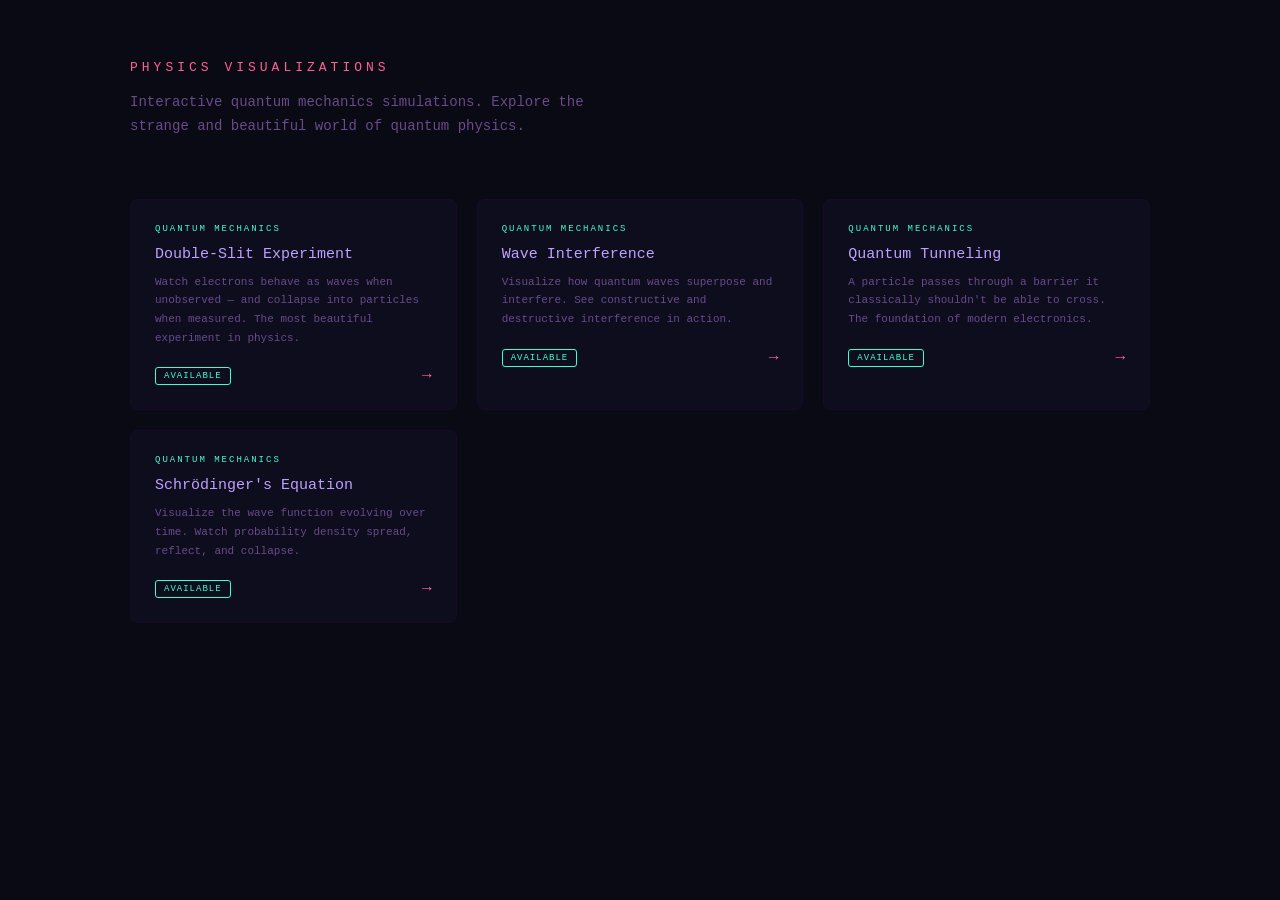
<file: index.html>
<!DOCTYPE html>
<html lang="en">
<head>
  <meta charset="UTF-8">
  <meta name="viewport" content="width=device-width, initial-scale=1.0">
  <title>Physics Visualizations</title>
  <link rel="stylesheet" href="./style.css">
</head>
<body>

  <div class="home-container">

    <div class="home-header">
      <div class="home-title">PHYSICS VISUALIZATIONS</div>
      <div class="home-subtitle">
        Interactive quantum mechanics simulations.
        Explore the strange and beautiful world of quantum physics.
      </div>
    </div>

    <div class="sim-grid">

      <a href="simulations/double-slit/index.html" class="sim-card">
        <div class="sim-card-tag">QUANTUM MECHANICS</div>
        <div class="sim-card-title">Double-Slit Experiment</div>
        <div class="sim-card-desc">
          Watch electrons behave as waves when unobserved —
          and collapse into particles when measured.
          The most beautiful experiment in physics.
        </div>
        <div class="sim-card-footer">
          <span class="sim-status active">AVAILABLE</span>
          <span class="sim-arrow">→</span>
        </div>
      </a>

      <a href="simulations/wave-interference/index.html" class="sim-card">
        <div class="sim-card-tag">QUANTUM MECHANICS</div>
        <div class="sim-card-title">Wave Interference</div>
        <div class="sim-card-desc">
          Visualize how quantum waves superpose and interfere.
          See constructive and destructive interference in action.
        </div>
        <div class="sim-card-footer">
          <span class="sim-status active">AVAILABLE</span>
          <span class="sim-arrow">→</span>
        </div>
      </a>

      <a href="simulations/quantum-tunneling/index.html" class="sim-card">
        <div class="sim-card-tag">QUANTUM MECHANICS</div>
        <div class="sim-card-title">Quantum Tunneling</div>
        <div class="sim-card-desc">
          A particle passes through a barrier it classically
          shouldn't be able to cross. The foundation of
          modern electronics.
        </div>
        <div class="sim-card-footer">
          <span class="sim-status active">AVAILABLE</span>
          <span class="sim-arrow">→</span>
        </div>
      </a>

      <a href="simulations/schrodinger/index.html" class="sim-card">
        <div class="sim-card-tag">QUANTUM MECHANICS</div>
        <div class="sim-card-title">Schrödinger's Equation</div>
        <div class="sim-card-desc">
          Visualize the wave function evolving over time.
          Watch probability density spread, reflect, and collapse.
        </div>
        <div class="sim-card-footer">
          <span class="sim-status active">AVAILABLE</span>
          <span class="sim-arrow">→</span>
        </div>
      </a>

    </div>

  </div>

</body>
</html>
</file>
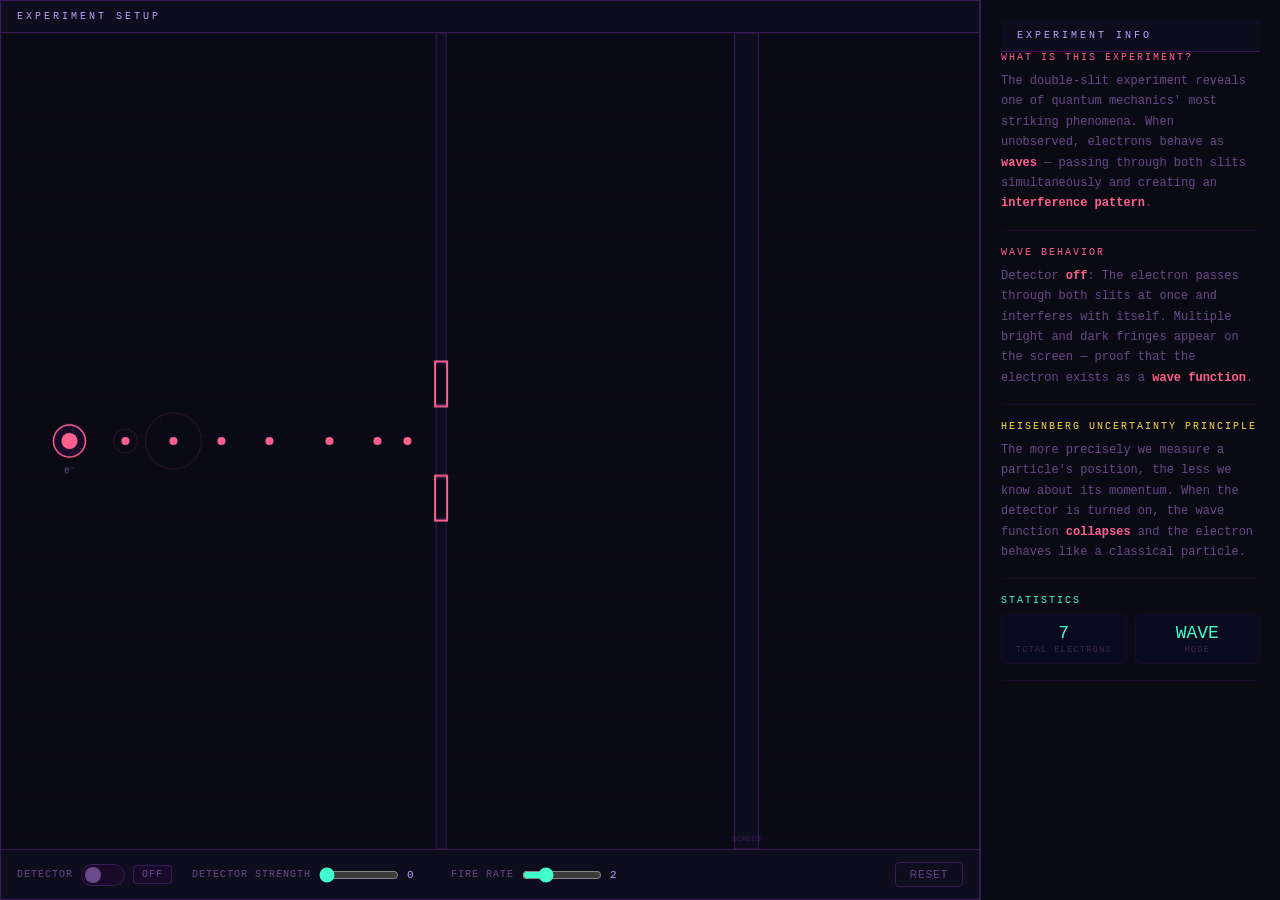
<file: simulation/double-slit/index.html>
<!DOCTYPE html>
<html lang="en">
<head>
  <meta charset="UTF-8">
  <meta name="viewport" content="width=device-width, initial-scale=1.0">
  <title>Double-Slit Experiment Simulation</title>
 <link rel="stylesheet" href="../../style.css">
</head>
<body>

  <div class="container">

    <div class="lab-panel">
      <div class="panel-header">EXPERIMENT SETUP</div>
      <canvas id="simCanvas"></canvas>
      <div class="controls">
        <div class="ctrl-group">
          <span class="ctrl-label">DETECTOR</span>
          <div class="toggle" id="detToggle" onclick="toggleDetector()">
            <div class="toggle-knob"></div>
          </div>
          <span class="status-badge" id="detStatus">OFF</span>
        </div>
        <div class="ctrl-group" id="strGroup">
          <span class="ctrl-label">DETECTOR STRENGTH</span>
          <input type="range" id="strSlider" min="0" max="100" value="0" step="1"
            oninput="updateStrength(this.value)">
          <span class="val" id="strVal">0</span>
        </div>
        <div class="ctrl-group">
          <span class="ctrl-label">FIRE RATE</span>
          <input type="range" id="speedSlider" min="1" max="5" value="2" step="1"
            oninput="updateSpeed(this.value)">
          <span class="val" id="speedVal">2</span>
        </div>
        <button class="reset-btn" onclick="resetSim()">RESET</button>
      </div>
    </div>

    <div class="info-panel">
      <div class="panel-header">EXPERIMENT INFO</div>

      <div class="info-section">
        <div class="info-title">WHAT IS THIS EXPERIMENT?</div>
        <div class="info-body">
          The double-slit experiment reveals one of quantum mechanics'
          most striking phenomena. When unobserved, electrons behave as
          <strong>waves</strong> — passing through both slits simultaneously
          and creating an <strong>interference pattern</strong>.
        </div>
      </div>

      <div class="info-section">
        <div class="info-title" id="behaviorTitle">WAVE BEHAVIOR</div>
        <div class="info-body" id="behaviorText">
          Detector <strong>off</strong>: The electron passes through both slits
          at once and interferes with itself. Multiple bright and dark fringes
          appear on the screen — proof that the electron exists as a
          <strong>wave function</strong>.
        </div>
      </div>

      <div class="info-section">
        <div class="info-title warn">HEISENBERG UNCERTAINTY PRINCIPLE</div>
        <div class="info-body">
          The more precisely we measure a particle's position, the less
          we know about its momentum. When the detector is turned on,
          the wave function <strong>collapses</strong> and the electron
          behaves like a classical particle.
        </div>
      </div>

      <div class="info-section">
        <div class="info-title stat-title">STATISTICS</div>
        <div class="stats">
          <div class="stat">
            <div class="stat-val" id="statTotal">0</div>
            <div class="stat-label">TOTAL ELECTRONS</div>
          </div>
          <div class="stat">
            <div class="stat-val" id="statMode">WAVE</div>
            <div class="stat-label">MODE</div>
          </div>
        </div>
      </div>

    </div>

  </div>

  <script src="simulation.js"></script>
</body>
</html>
</file>
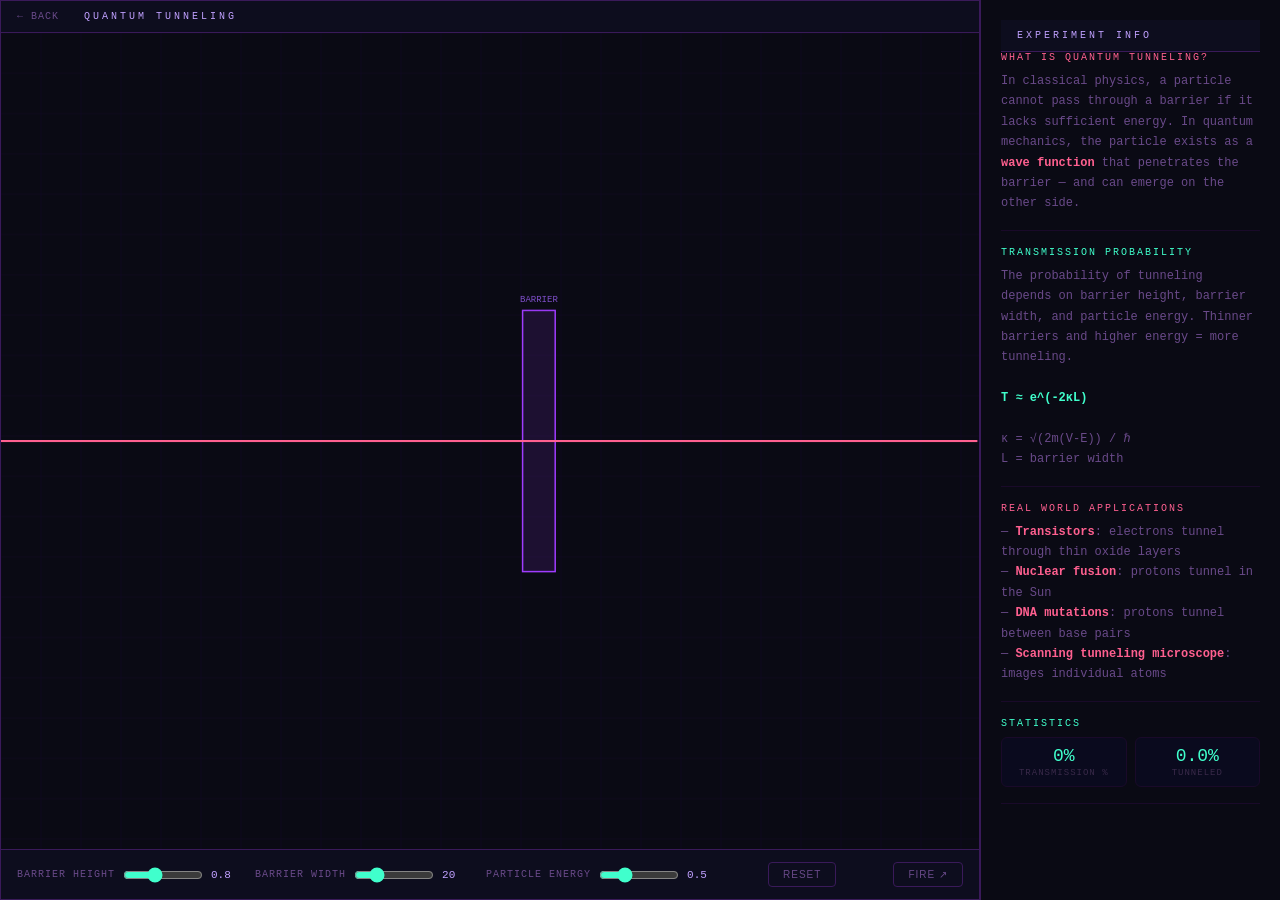
<file: simulations/quantum-tunneling/index.html>
<!DOCTYPE html>
<html lang="en">
<head>
  <meta charset="UTF-8">
  <meta name="viewport" content="width=device-width, initial-scale=1.0">
  <title>Quantum Tunneling</title>
  <link rel="stylesheet" href="../../style.css">
</head>
<body>

  <div class="container">

    <div class="lab-panel">
      <div class="panel-header">
        <a href="../../index.html" class="back-btn">← BACK</a>
        QUANTUM TUNNELING
      </div>
      <canvas id="simCanvas"></canvas>
      <div class="controls">
        <div class="ctrl-group">
          <span class="ctrl-label">BARRIER HEIGHT</span>
          <input type="range" id="barrierHeight" min="0.1" max="2.0" value="0.8" step="0.1"
            oninput="updateBarrier()">
          <span class="val" id="barrierHeightVal">0.8</span>
        </div>
        <div class="ctrl-group">
          <span class="ctrl-label">BARRIER WIDTH</span>
          <input type="range" id="barrierWidth" min="1" max="80" value="20" step="1"
            oninput="updateBarrier()">
          <span class="val" id="barrierWidthVal">20</span>
        </div>
        <div class="ctrl-group">
          <span class="ctrl-label">PARTICLE ENERGY</span>
          <input type="range" id="particleEnergy" min="0.1" max="1.5" value="0.5" step="0.1"
            oninput="updateEnergy()">
          <span class="val" id="particleEnergyVal">0.5</span>
        </div>
        <button class="reset-btn" onclick="resetSim()">RESET</button>
        <button class="reset-btn" onclick="firePulse()">FIRE ↗</button>
      </div>
    </div>

    <div class="info-panel">
      <div class="panel-header">EXPERIMENT INFO</div>

      <div class="info-section">
        <div class="info-title">WHAT IS QUANTUM TUNNELING?</div>
        <div class="info-body">
          In classical physics, a particle cannot pass through a barrier 
          if it lacks sufficient energy. In quantum mechanics, the particle 
          exists as a <strong>wave function</strong> that penetrates the barrier — 
          and can emerge on the other side.
        </div>
      </div>

      <div class="info-section">
        <div class="info-title" style="color:#40ffcc;">TRANSMISSION PROBABILITY</div>
        <div class="info-body">
          The probability of tunneling depends on barrier height, 
          barrier width, and particle energy. Thinner barriers and 
          higher energy = more tunneling.
          <br><br>
          <strong style="color:#40ffcc;">T ≈ e^(-2κL)</strong>
          <br><br>
          κ = √(2m(V-E)) / ℏ<br>
          L = barrier width
        </div>
      </div>

      <div class="info-section">
        <div class="info-title" style="color:#ff6090;">REAL WORLD APPLICATIONS</div>
        <div class="info-body">
          — <strong>Transistors</strong>: electrons tunnel through thin oxide layers<br>
          — <strong>Nuclear fusion</strong>: protons tunnel in the Sun<br>
          — <strong>DNA mutations</strong>: protons tunnel between base pairs<br>
          — <strong>Scanning tunneling microscope</strong>: images individual atoms
        </div>
      </div>

      <div class="info-section">
        <div class="info-title stat-title">STATISTICS</div>
        <div class="stats">
          <div class="stat">
            <div class="stat-val" id="statTransmission">-</div>
            <div class="stat-label">TRANSMISSION %</div>
          </div>
          <div class="stat">
            <div class="stat-val" id="statTunneled">0</div>
            <div class="stat-label">TUNNELED</div>
          </div>
        </div>
      </div>

    </div>

  </div>

  <script src="simulation.js"></script>
</body>
</html>
</file>
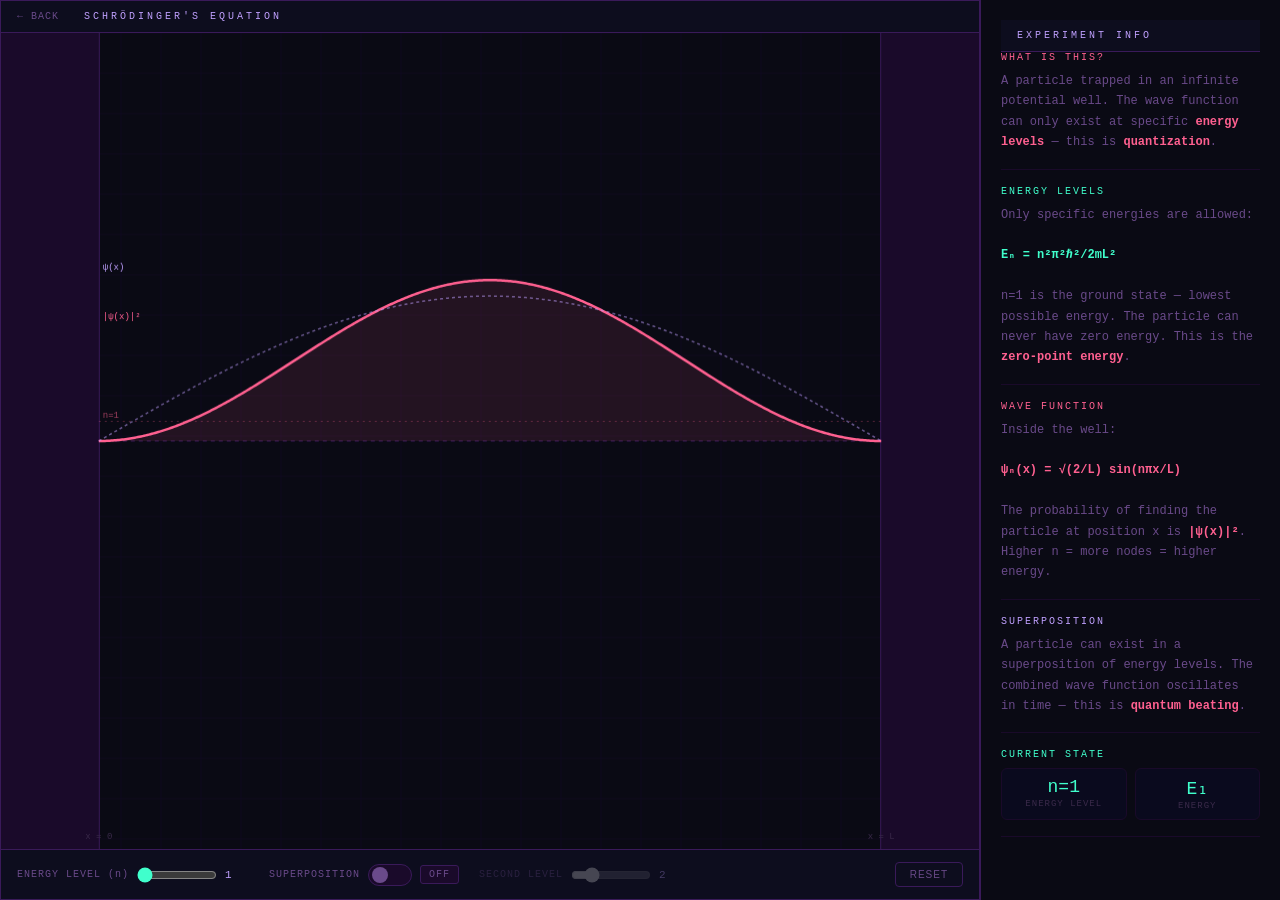
<file: simulations/schrodinger/index.html>
<!DOCTYPE html>
<html lang="en">
<head>
  <meta charset="UTF-8">
  <meta name="viewport" content="width=device-width, initial-scale=1.0">
  <title>Schrödinger's Equation</title>
  <link rel="stylesheet" href="../../style.css">
</head>
<body>

  <div class="container">

    <div class="lab-panel">
      <div class="panel-header">
        <a href="../../index.html" class="back-btn">← BACK</a>
        SCHRÖDINGER'S EQUATION
      </div>
      <canvas id="simCanvas"></canvas>
      <div class="controls">
        <div class="ctrl-group">
          <span class="ctrl-label">ENERGY LEVEL (n)</span>
          <input type="range" id="energyLevel" min="1" max="6" value="1" step="1"
            oninput="updateLevel(this.value)">
          <span class="val" id="levelVal">1</span>
        </div>
        <div class="ctrl-group">
          <span class="ctrl-label">SUPERPOSITION</span>
          <div class="toggle" id="superToggle" onclick="toggleSuper()">
            <div class="toggle-knob"></div>
          </div>
          <span class="status-badge" id="superStatus">OFF</span>
        </div>
        <div class="ctrl-group" id="level2Group" style="opacity:0.3;">
          <span class="ctrl-label">SECOND LEVEL</span>
          <input type="range" id="energyLevel2" min="1" max="6" value="2" step="1"
            oninput="updateLevel2(this.value)" disabled>
          <span class="val" id="levelVal2">2</span>
        </div>
        <button class="reset-btn" onclick="resetSim()">RESET</button>
      </div>
    </div>

    <div class="info-panel">
      <div class="panel-header">EXPERIMENT INFO</div>

      <div class="info-section">
        <div class="info-title">WHAT IS THIS?</div>
        <div class="info-body">
          A particle trapped in an infinite potential well.
          The wave function can only exist at specific
          <strong>energy levels</strong> — this is
          <strong>quantization</strong>.
        </div>
      </div>

      <div class="info-section">
        <div class="info-title" style="color:#40ffcc;">ENERGY LEVELS</div>
        <div class="info-body">
          Only specific energies are allowed:
          <br><br>
          <strong style="color:#40ffcc;">Eₙ = n²π²ℏ²/2mL²</strong>
          <br><br>
          n=1 is the ground state — lowest possible energy.
          The particle can never have zero energy.
          This is the <strong>zero-point energy</strong>.
        </div>
      </div>

      <div class="info-section">
        <div class="info-title" style="color:#ff6090;">WAVE FUNCTION</div>
        <div class="info-body">
          Inside the well:
          <br><br>
          <strong style="color:#ff6090;">ψₙ(x) = √(2/L) sin(nπx/L)</strong>
          <br><br>
          The probability of finding the particle at position x is
          <strong>|ψ(x)|²</strong>.
          Higher n = more nodes = higher energy.
        </div>
      </div>

      <div class="info-section">
        <div class="info-title" style="color:#c0a0ff;">SUPERPOSITION</div>
        <div class="info-body">
          A particle can exist in a superposition of energy levels.
          The combined wave function oscillates in time —
          this is <strong>quantum beating</strong>.
        </div>
      </div>

      <div class="info-section">
        <div class="info-title stat-title">CURRENT STATE</div>
        <div class="stats">
          <div class="stat">
            <div class="stat-val" id="statLevel">n=1</div>
            <div class="stat-label">ENERGY LEVEL</div>
          </div>
          <div class="stat">
            <div class="stat-val" id="statEnergy">E₁</div>
            <div class="stat-label">ENERGY</div>
          </div>
        </div>
      </div>

    </div>

  </div>

  <script src="simulation.js"></script>
</body>
</html>
</file>
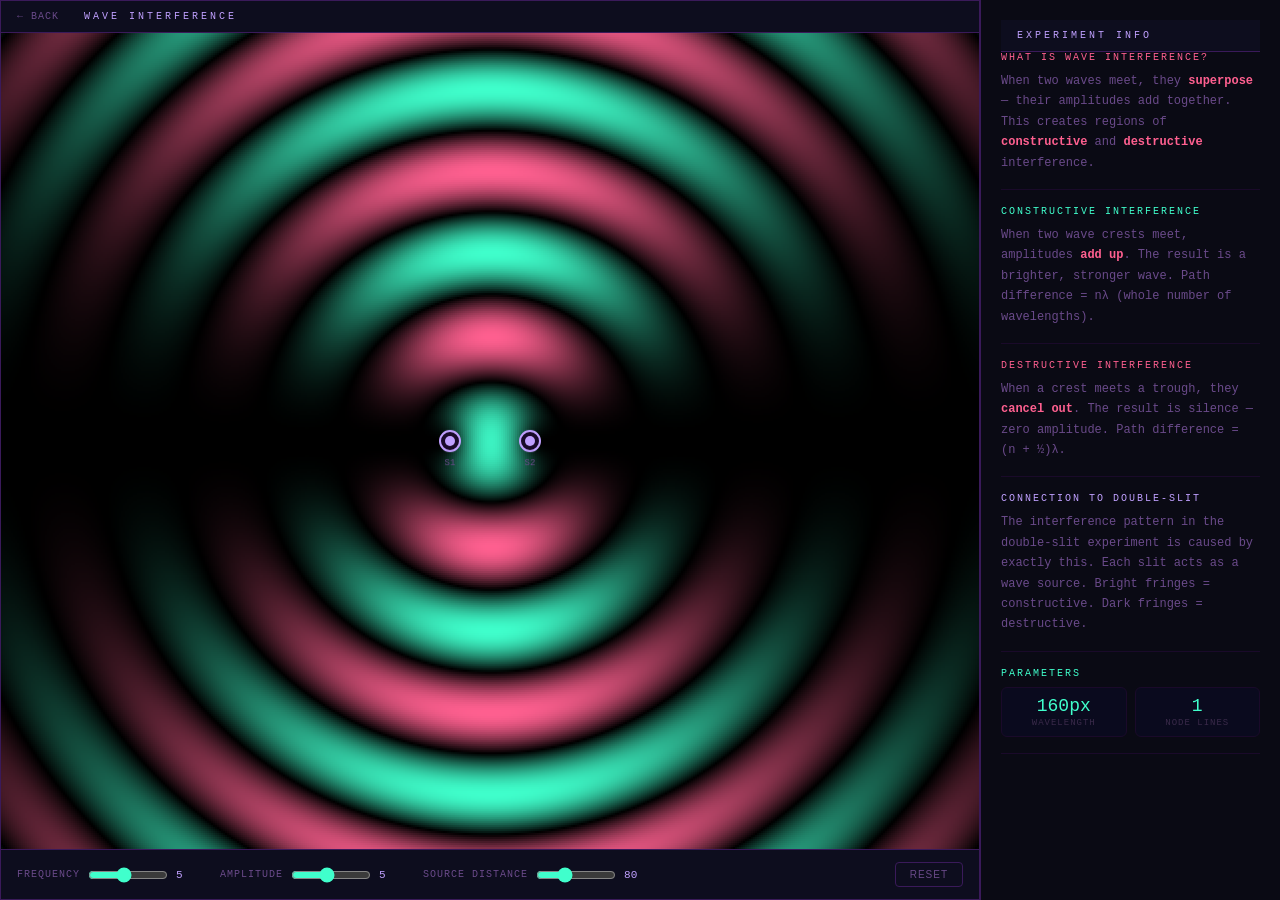
<file: simulations/wave-interference/index.html>
<!DOCTYPE html>
<html lang="en">
<head>
  <meta charset="UTF-8">
  <meta name="viewport" content="width=device-width, initial-scale=1.0">
  <title>Wave Interference</title>
  <link rel="stylesheet" href="../../style.css">
</head>
<body>

  <div class="container">

    <div class="lab-panel">
      <div class="panel-header">
        <a href="../../index.html" class="back-btn">← BACK</a>
        WAVE INTERFERENCE
      </div>
      <canvas id="simCanvas"></canvas>
      <div class="controls">
        <div class="ctrl-group">
          <span class="ctrl-label">FREQUENCY</span>
          <input type="range" id="freqSlider" min="1" max="10" value="5" step="1"
            oninput="updateFreq(this.value)">
          <span class="val" id="freqVal">5</span>
        </div>
        <div class="ctrl-group">
          <span class="ctrl-label">AMPLITUDE</span>
          <input type="range" id="ampSlider" min="1" max="10" value="5" step="1"
            oninput="updateAmp(this.value)">
          <span class="val" id="ampVal">5</span>
        </div>
        <div class="ctrl-group">
          <span class="ctrl-label">SOURCE DISTANCE</span>
          <input type="range" id="distSlider" min="20" max="200" value="80" step="1"
            oninput="updateDist(this.value)">
          <span class="val" id="distVal">80</span>
        </div>
        <button class="reset-btn" onclick="resetSim()">RESET</button>
      </div>
    </div>

    <div class="info-panel">
      <div class="panel-header">EXPERIMENT INFO</div>

      <div class="info-section">
        <div class="info-title">WHAT IS WAVE INTERFERENCE?</div>
        <div class="info-body">
          When two waves meet, they <strong>superpose</strong> — 
          their amplitudes add together. This creates regions of 
          <strong>constructive</strong> and <strong>destructive</strong> interference.
        </div>
      </div>

      <div class="info-section">
        <div class="info-title" style="color:#40ffcc;">CONSTRUCTIVE INTERFERENCE</div>
        <div class="info-body">
          When two wave crests meet, amplitudes <strong>add up</strong>. 
          The result is a brighter, stronger wave. 
          Path difference = nλ (whole number of wavelengths).
        </div>
      </div>

      <div class="info-section">
        <div class="info-title" style="color:#ff6090;">DESTRUCTIVE INTERFERENCE</div>
        <div class="info-body">
          When a crest meets a trough, they <strong>cancel out</strong>. 
          The result is silence — zero amplitude. 
          Path difference = (n + ½)λ.
        </div>
      </div>

      <div class="info-section">
        <div class="info-title" style="color:#c0a0ff;">CONNECTION TO DOUBLE-SLIT</div>
        <div class="info-body">
          The interference pattern in the double-slit experiment 
          is caused by exactly this. Each slit acts as a wave source. 
          Bright fringes = constructive. Dark fringes = destructive.
        </div>
      </div>

      <div class="info-section">
        <div class="info-title stat-title">PARAMETERS</div>
        <div class="stats">
          <div class="stat">
            <div class="stat-val" id="statWavelength">-</div>
            <div class="stat-label">WAVELENGTH</div>
          </div>
          <div class="stat">
            <div class="stat-val" id="statNodes">-</div>
            <div class="stat-label">NODE LINES</div>
          </div>
        </div>
      </div>

    </div>

  </div>

  <script src="simulation.js"></script>
</body>
</html>
</file>
<file: style.css>
*{
    margin : 0;
    padding : 0;
    box-sizing: border-box;
}

body{
    background: #0a0a14;
    font-family: 'Courier New', monospace;
    color : #c0a0ff;
    height: 100vh;
    overflow: hidden;
}

.container{
    display: flex;
    height: 100vh;
}

.lab-panel{
    flex: 1;
    display: flex;
    flex-direction: column;
    border : 1px solid #3a1a5a;
    background: #0a0a14;
}

.info-panel{
    width: 300px;
    background: 0d0d1e;
    border-left: 1px solid #3a1a5a;
    padding: 20px;
    overflow-y: auto;
}

.panel-header {
    font-size:10px;
    letter-spacing: 3px;
    color: #c0a0ff;
    padding: 10px 16px;
    border-bottom: 1px solid #3a1a5a;
    background: #0d0d1e;
}

canvas {
  display: block;
  flex: 1;
}
.controls {
  padding: 12px 16px;
  border-top: 1px solid #3a1a5a;
  display: flex;
  align-items: center;
  gap: 20px;
  background: #0d0d1e;
  flex-wrap: wrap;
}

.ctrl-group {
  display: flex;
  align-items: center;
  gap: 8px;
}

.ctrl-label {
  font-size: 10px;
  letter-spacing: 1px;
  color: #6a4a8a;
}

.val {
  font-size: 11px;
  color: #c0a0ff;
  min-width: 24px;
}

input[type=range] {
  width: 80px;
  accent-color: #40ffcc;
}

.toggle {
  width: 44px;
  height: 22px;
  background: #1a0a2a;
  border: 1px solid #3a1a5a;
  border-radius: 11px;
  cursor: pointer;
  position: relative;
  transition: background 0.3s;
}

.toggle.on {
  background: #1a2a1a;
  border-color: #40ffcc;
}

.toggle-knob {
  width: 16px;
  height: 16px;
  border-radius: 50%;
  background: #6a4a8a;
  position: absolute;
  top: 2px;
  left: 3px;
  transition: all 0.3s;
}

.toggle.on .toggle-knob {
  left: 23px;
  background: #40ffcc;
}

.status-badge {
  font-size: 10px;
  padding: 3px 8px;
  border-radius: 3px;
  letter-spacing: 1px;
  background: #1a0a2a;
  color: #6a4a8a;
  border: 1px solid #3a1a5a;
}

.status-badge.on {
  background: #0a1a0a;
  color: #40ffcc;
  border-color: #40ffcc;
}
.info-section {
  margin-bottom: 16px;
  padding-bottom: 16px;
  border-bottom: 1px solid #1a0a2a;
}

.info-title {
  font-size: 10px;
  letter-spacing: 2px;
  color: #ff6090;
  margin-bottom: 8px;
}

.info-title.warn {
  color: #ffdd40;
}

.info-title.stat-title {
  color: #40ffcc;
}

.info-body {
  font-size: 12px;
  line-height: 1.7;
  color: #6a4a8a;
}

.info-body strong {
  color: #ff6090;
}

.stats {
  display: flex;
  gap: 8px;
  margin-top: 8px;
}

.stat {
  flex: 1;
  background: #0a0a1e;
  border: 1px solid #1a0a2a;
  border-radius: 6px;
  padding: 8px;
  text-align: center;
}

.stat-val {
  font-size: 18px;
  font-weight: 500;
  color: #40ffcc;
}

.stat-label {
  font-size: 9px;
  color: #3a2a4a;
  letter-spacing: 1px;
  margin-top: 2px;
}

.reset-btn {
  font-size: 10px;
  letter-spacing: 1px;
  padding: 6px 14px;
  background: transparent;
  border: 1px solid #3a1a5a;
  color: #6a4a8a;
  border-radius: 4px;
  cursor: pointer;
  margin-left: auto;
  transition: all 0.2s;
}

.reset-btn:hover {
  border-color: #ff6090;
  color: #ff6090;
}
.lab-panel {
  overflow: hidden;
}
.home-container {
  min-height: 100vh;
  padding: 60px 40px;
  max-width: 1100px;
  margin: 0 auto;
}

.home-header {
  margin-bottom: 60px;
}

.home-title {
  font-size: 13px;
  letter-spacing: 4px;
  color: #ff6090;
  margin-bottom: 16px;
}

.home-subtitle {
  font-size: 14px;
  color: #6a4a8a;
  line-height: 1.7;
  max-width: 500px;
}

.sim-grid {
  display: grid;
  grid-template-columns: repeat(auto-fit, minmax(260px, 1fr));
  gap: 20px;
}

.sim-card {
  background: #0d0d1e;
  border: 1px solid #1a0a2a;
  border-radius: 8px;
  padding: 24px;
  text-decoration: none;
  display: block;
  transition: border-color 0.2s;
  cursor: pointer;
}

.sim-card:hover {
  border-color: #ff6090;
}

.sim-card.disabled {
  opacity: 0.4;
  cursor: not-allowed;
}

.sim-card.disabled:hover {
  border-color: #1a0a2a;
}

.sim-card-tag {
  font-size: 9px;
  letter-spacing: 2px;
  color: #40ffcc;
  margin-bottom: 12px;
}

.sim-card-title {
  font-size: 15px;
  font-weight: 500;
  color: #c0a0ff;
  margin-bottom: 10px;
}

.sim-card-desc {
  font-size: 11px;
  color: #6a4a8a;
  line-height: 1.7;
  margin-bottom: 20px;
}

.sim-card-footer {
  display: flex;
  justify-content: space-between;
  align-items: center;
}

.sim-status {
  font-size: 9px;
  letter-spacing: 1px;
  color: #3a2a4a;
  padding: 3px 8px;
  border: 1px solid #1a0a2a;
  border-radius: 3px;
}

.sim-status.active {
  color: #40ffcc;
  border-color: #40ffcc;
}

.sim-arrow {
  color: #ff6090;
  font-size: 16px;
}
.back-btn {
  color: #6a4a8a;
  text-decoration: none;
  font-size: 10px;
  letter-spacing: 1px;
  margin-right: 16px;
  transition: color 0.2s;
}

.back-btn:hover {
  color: #ff6090;
}
</file>
